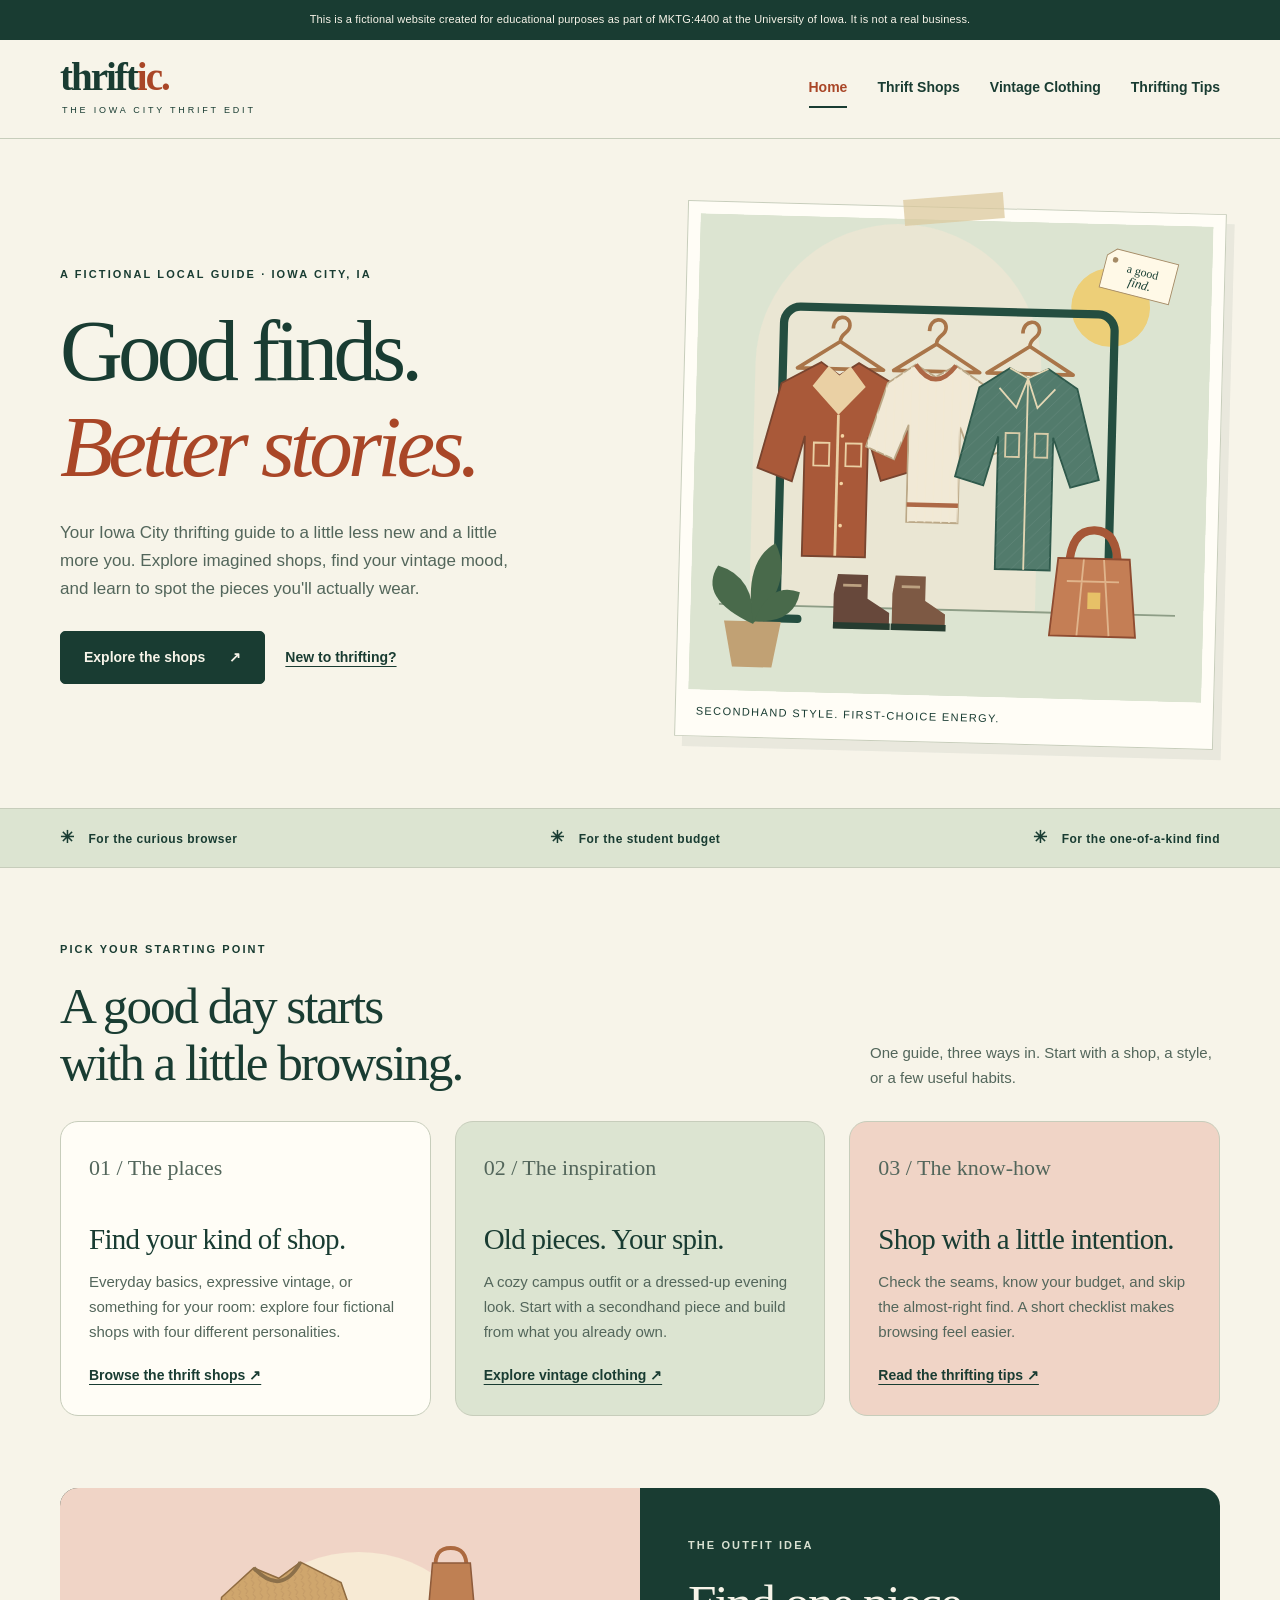
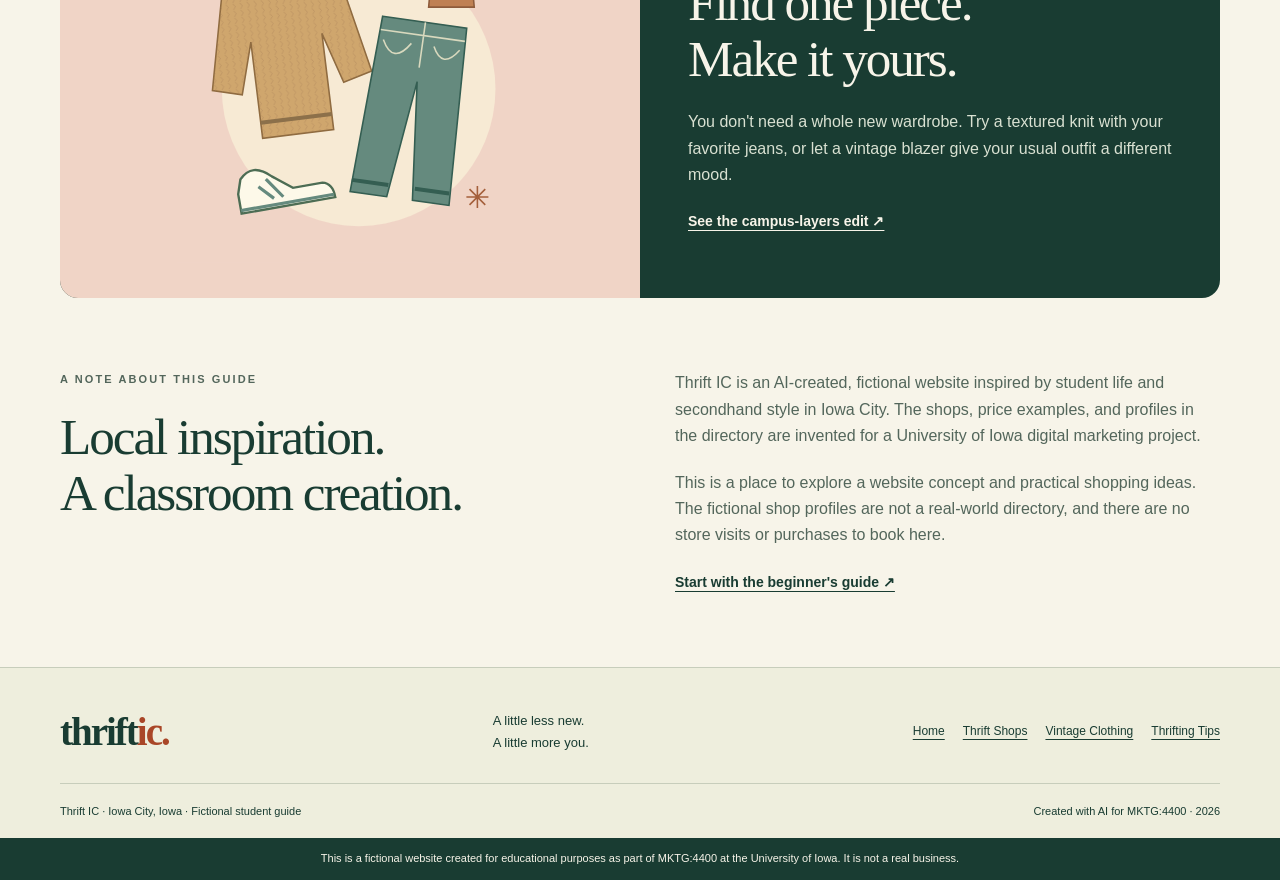
<file: index.html>
<!doctype html>
<html lang="en">
<head>
<meta charset="utf-8">
<meta name="viewport" content="width=device-width, initial-scale=1">
<title>Iowa City Thrifting Guide | Thrift IC</title>
<meta name="description" content="Explore Thrift IC, a fictional Iowa City thrifting guide with sample shop profiles, vintage outfit ideas, and practical secondhand-shopping tips for students.">
<meta name="theme-color" content="#193c32">
<meta property="og:title" content="Iowa City Thrifting Guide | Thrift IC">
<meta property="og:description" content="Explore Thrift IC, a fictional Iowa City thrifting guide with sample shop profiles, vintage outfit ideas, and practical secondhand-shopping tips for students.">
<meta property="og:type" content="website">
<meta property="og:url" content="https://ishathakkar07.github.io/">
<link rel="canonical" href="https://ishathakkar07.github.io/">
<link rel="stylesheet" href="styles.css">
<script src="site.js" defer></script>
</head>
<body>
<a class="skip-link" href="#main">Skip to content</a>
<div class="notice">This is a fictional website created for educational purposes as part of MKTG:4400 at the University of Iowa. It is not a real business.</div>
<header class="site-header"><div class="wrap nav-bar">
<a class="logo" href="index.html" aria-label="Thrift IC home">thrift<span>ic.</span><small>The Iowa City thrift edit</small></a>
<nav class="nav-links" aria-label="Main navigation"><a href="index.html" aria-current="page">Home</a><a href="thrift-shops.html">Thrift Shops</a><a href="vintage-clothing.html">Vintage Clothing</a><a href="thrifting-tips.html">Thrifting Tips</a></nav>
</div></header>
<main id="main">
<div class="wrap"><section class="hero" aria-labelledby="home-heading">
<div class="hero-copy"><p class="eyebrow">A fictional local guide · Iowa City, IA</p><h1 id="home-heading">Good finds.<br><em>Better stories.</em></h1><p>Your Iowa City thrifting guide to a little less new and a little more you. Explore imagined shops, find your vintage mood, and learn to spot the pieces you'll actually wear.</p><div class="actions"><a class="button" href="thrift-shops.html">Explore the shops <span aria-hidden="true">↗</span></a><a class="text-link" href="thrifting-tips.html">New to thrifting?</a></div></div>
<figure class="hero-art"><img src="thrift-rack.svg" width="560" height="520" alt="Illustration of a thrift rack with a rust jacket, cream sweater, green coat, boots, and a brown handbag."><figcaption>Secondhand style. First-choice energy.</figcaption></figure>
</section></div>
<div class="ribbon"><div class="wrap"><span>For the curious browser</span><span>For the student budget</span><span>For the one-of-a-kind find</span></div></div>
<section class="section wrap" aria-labelledby="start-heading"><div class="section-heading"><div><p class="eyebrow">Pick your starting point</p><h2 id="start-heading">A good day starts<br>with a little browsing.</h2></div><p>One guide, three ways in. Start with a shop, a style, or a few useful habits.</p></div>
<div class="triple-grid"><article class="editorial-card"><span class="card-number">01 / The places</span><h3>Find your kind of shop.</h3><p>Everyday basics, expressive vintage, or something for your room: explore four fictional shops with four different personalities.</p><a class="text-link" href="thrift-shops.html">Browse the thrift shops ↗</a></article>
<article class="editorial-card"><span class="card-number">02 / The inspiration</span><h3>Old pieces. Your spin.</h3><p>A cozy campus outfit or a dressed-up evening look. Start with a secondhand piece and build from what you already own.</p><a class="text-link" href="vintage-clothing.html">Explore vintage clothing ↗</a></article>
<article class="editorial-card"><span class="card-number">03 / The know-how</span><h3>Shop with a little intention.</h3><p>Check the seams, know your budget, and skip the almost-right find. A short checklist makes browsing feel easier.</p><a class="text-link" href="thrifting-tips.html">Read the thrifting tips ↗</a></article></div></section>
<section class="wrap" aria-labelledby="outfit-heading"><div class="split-band"><div class="band-art"><img src="everyday-outfit.svg" width="440" height="430" loading="lazy" alt="Illustrated outfit with a tan knit sweater, green trousers, cream sneaker, and brown handbag."></div><div class="band-copy"><p class="eyebrow">The outfit idea</p><h2 id="outfit-heading">Find one piece.<br>Make it yours.</h2><p>You don't need a whole new wardrobe. Try a textured knit with your favorite jeans, or let a vintage blazer give your usual outfit a different mood.</p><a class="text-link" href="vintage-clothing.html#campus-layers">See the campus-layers edit ↗</a></div></div></section>
<section class="section wrap mini-story" aria-labelledby="about-heading"><div><p class="eyebrow">A note about this guide</p><h2 id="about-heading">Local inspiration.<br>A classroom creation.</h2></div><div><p>Thrift IC is an AI-created, fictional website inspired by student life and secondhand style in Iowa City. The shops, price examples, and profiles in the directory are invented for a University of Iowa digital marketing project.</p><p>This is a place to explore a website concept and practical shopping ideas. The fictional shop profiles are not a real-world directory, and there are no store visits or purchases to book here.</p><a class="text-link" href="thrifting-tips.html">Start with the beginner's guide ↗</a></div></section>
</main>
<footer class="site-footer"><div class="wrap">
<div class="footer-top"><a class="logo" href="index.html" aria-label="Thrift IC home">thrift<span>ic.</span></a><p>A little less new.<br>A little more you.</p><nav class="footer-nav" aria-label="Footer navigation"><a href="index.html">Home</a><a href="thrift-shops.html">Thrift Shops</a><a href="vintage-clothing.html">Vintage Clothing</a><a href="thrifting-tips.html">Thrifting Tips</a></nav></div>
<div class="footer-bottom"><span>Thrift IC · Iowa City, Iowa · Fictional student guide</span><span>Created with AI for MKTG:4400 · 2026</span></div>
</div><p class="footer-notice">This is a fictional website created for educational purposes as part of MKTG:4400 at the University of Iowa. It is not a real business.</p></footer>
</body></html>
</file>
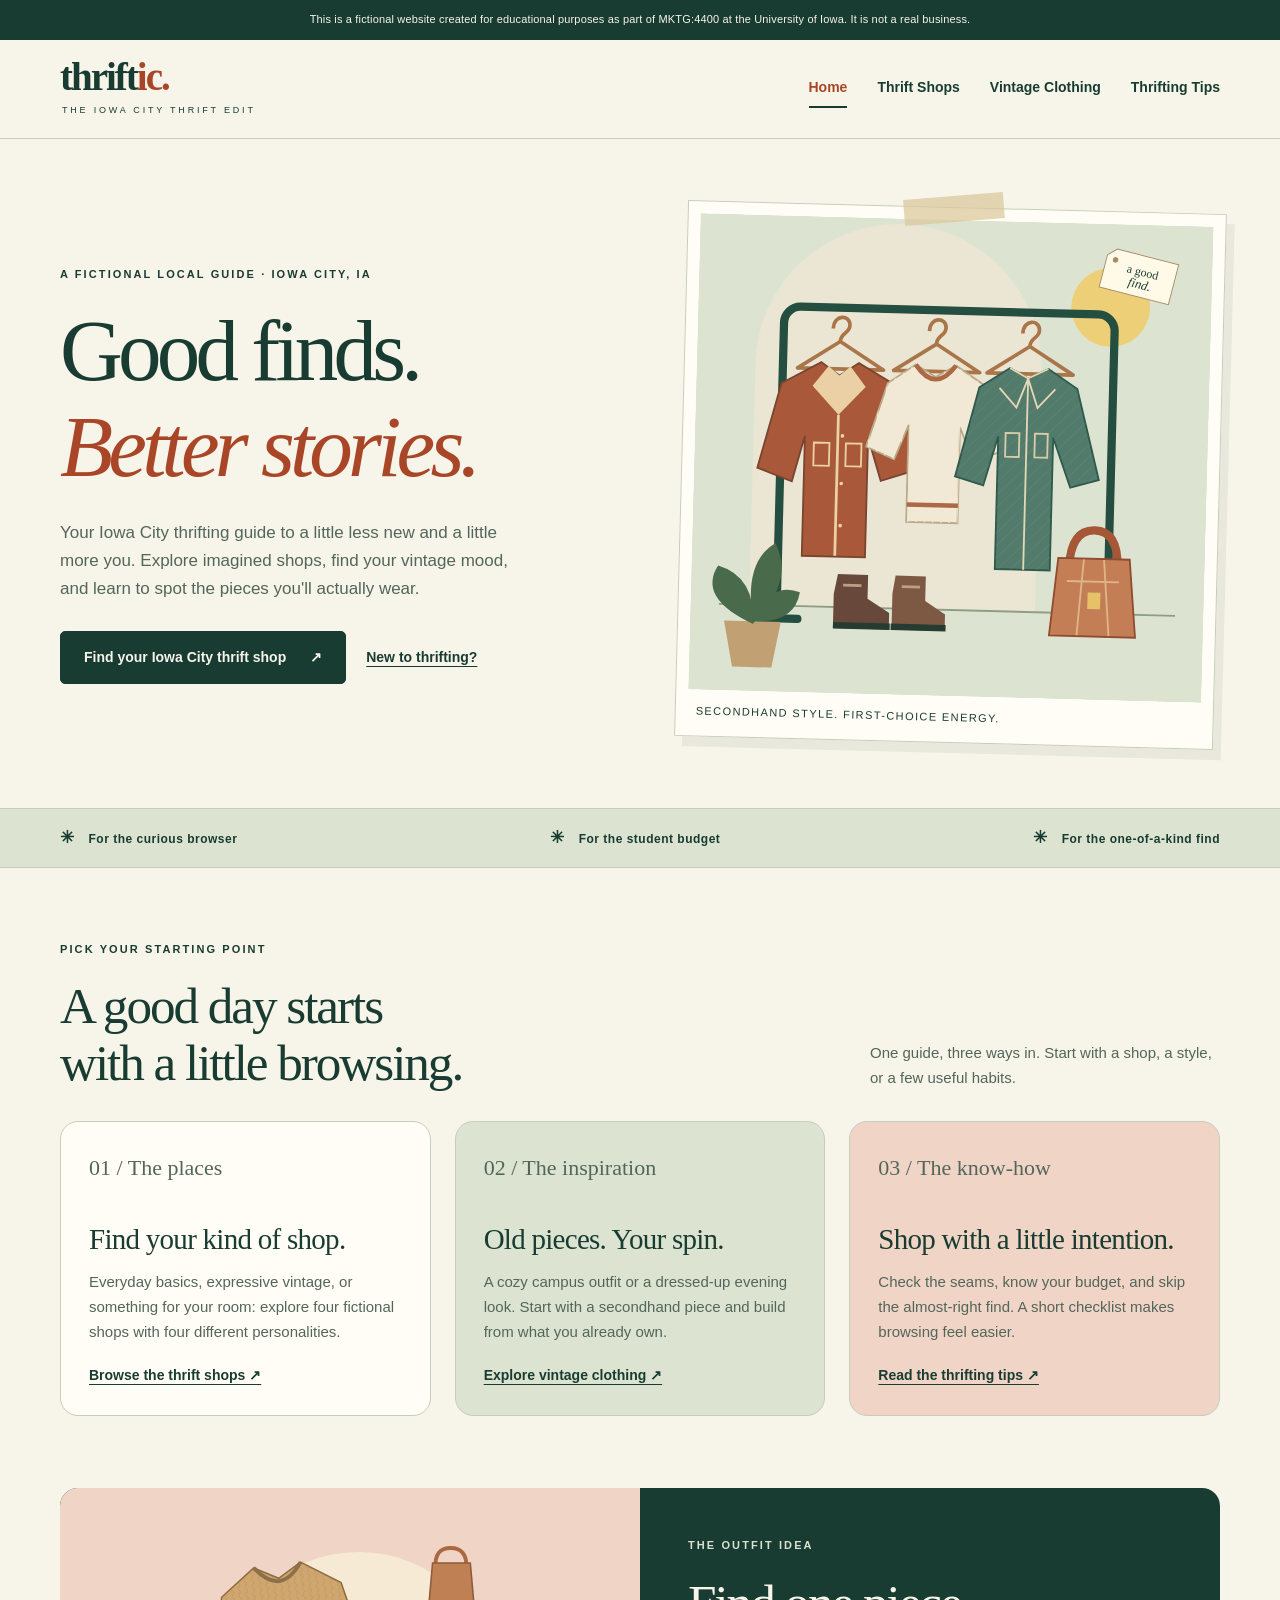
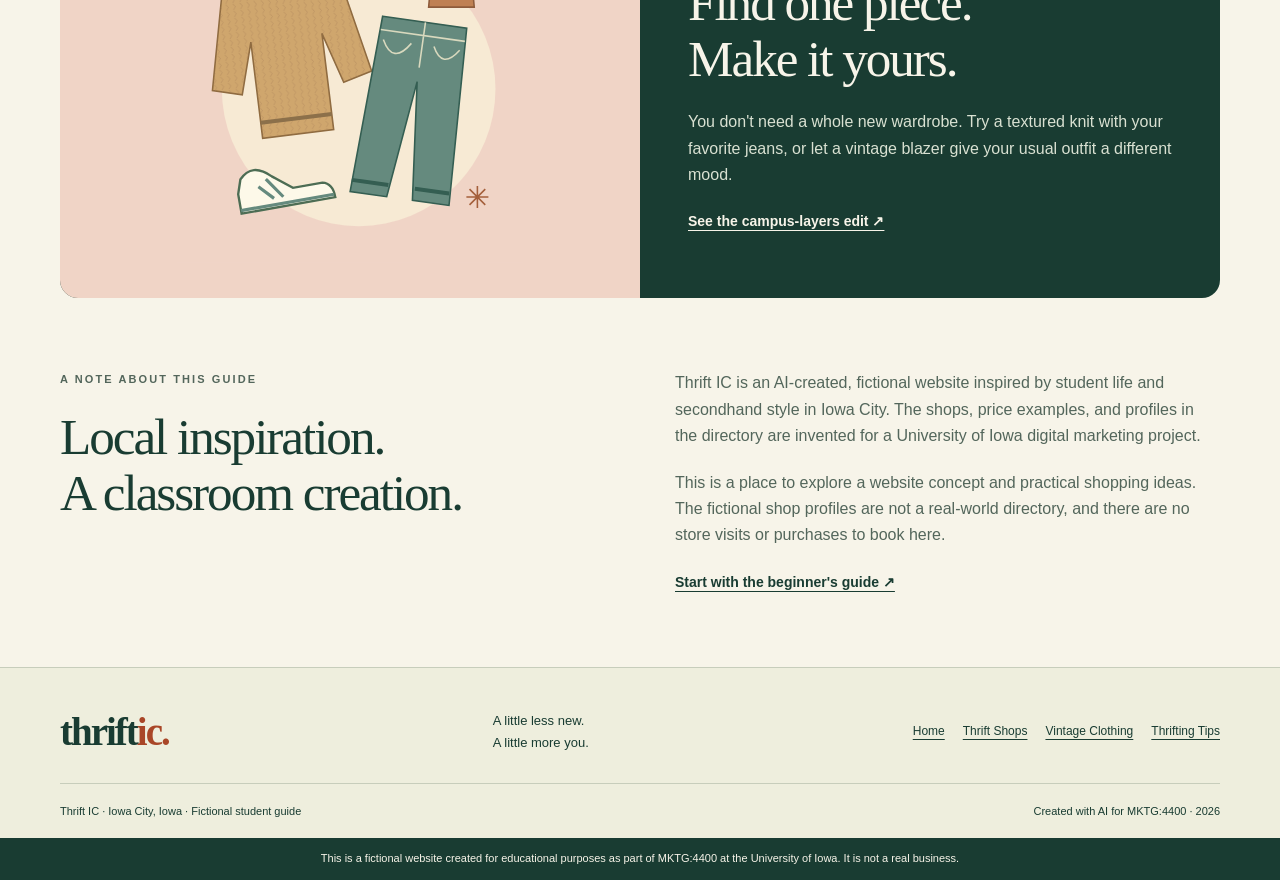
<file: ab-test-b.html>
<!doctype html>
<html lang="en">
<head>
<meta charset="utf-8">
<meta name="viewport" content="width=device-width, initial-scale=1">
<title>Iowa City Thrifting Guide | Thrift IC</title>
<meta name="description" content="Explore Thrift IC, a fictional Iowa City thrifting guide with sample shop profiles, vintage outfit ideas, and practical secondhand-shopping tips for students.">
<meta name="theme-color" content="#193c32">
<meta property="og:title" content="Iowa City Thrifting Guide | Thrift IC">
<meta property="og:description" content="Explore Thrift IC, a fictional Iowa City thrifting guide with sample shop profiles, vintage outfit ideas, and practical secondhand-shopping tips for students.">
<meta property="og:type" content="website">
<meta property="og:url" content="https://ishathakkar07.github.io/">
<meta name="robots" content="noindex">
<link rel="canonical" href="https://ishathakkar07.github.io/">
<link rel="stylesheet" href="styles.css">
<script src="site.js" defer></script>
</head>
<body>
<a class="skip-link" href="#main">Skip to content</a>
<div class="notice">This is a fictional website created for educational purposes as part of MKTG:4400 at the University of Iowa. It is not a real business.</div>
<header class="site-header"><div class="wrap nav-bar">
<a class="logo" href="index.html" aria-label="Thrift IC home">thrift<span>ic.</span><small>The Iowa City thrift edit</small></a>
<nav class="nav-links" aria-label="Main navigation"><a href="index.html" aria-current="page">Home</a><a href="thrift-shops.html">Thrift Shops</a><a href="vintage-clothing.html">Vintage Clothing</a><a href="thrifting-tips.html">Thrifting Tips</a></nav>
</div></header>
<main id="main">
<div class="wrap"><section class="hero" aria-labelledby="home-heading">
<div class="hero-copy"><p class="eyebrow">A fictional local guide · Iowa City, IA</p><h1 id="home-heading">Good finds.<br><em>Better stories.</em></h1><p>Your Iowa City thrifting guide to a little less new and a little more you. Explore imagined shops, find your vintage mood, and learn to spot the pieces you'll actually wear.</p><div class="actions"><a class="button" href="thrift-shops.html">Find your Iowa City thrift shop <span aria-hidden="true">↗</span></a><a class="text-link" href="thrifting-tips.html">New to thrifting?</a></div></div>
<figure class="hero-art"><img src="thrift-rack.svg" width="560" height="520" alt="Illustration of a thrift rack with a rust jacket, cream sweater, green coat, boots, and a brown handbag."><figcaption>Secondhand style. First-choice energy.</figcaption></figure>
</section></div>
<div class="ribbon"><div class="wrap"><span>For the curious browser</span><span>For the student budget</span><span>For the one-of-a-kind find</span></div></div>
<section class="section wrap" aria-labelledby="start-heading"><div class="section-heading"><div><p class="eyebrow">Pick your starting point</p><h2 id="start-heading">A good day starts<br>with a little browsing.</h2></div><p>One guide, three ways in. Start with a shop, a style, or a few useful habits.</p></div>
<div class="triple-grid"><article class="editorial-card"><span class="card-number">01 / The places</span><h3>Find your kind of shop.</h3><p>Everyday basics, expressive vintage, or something for your room: explore four fictional shops with four different personalities.</p><a class="text-link" href="thrift-shops.html">Browse the thrift shops ↗</a></article>
<article class="editorial-card"><span class="card-number">02 / The inspiration</span><h3>Old pieces. Your spin.</h3><p>A cozy campus outfit or a dressed-up evening look. Start with a secondhand piece and build from what you already own.</p><a class="text-link" href="vintage-clothing.html">Explore vintage clothing ↗</a></article>
<article class="editorial-card"><span class="card-number">03 / The know-how</span><h3>Shop with a little intention.</h3><p>Check the seams, know your budget, and skip the almost-right find. A short checklist makes browsing feel easier.</p><a class="text-link" href="thrifting-tips.html">Read the thrifting tips ↗</a></article></div></section>
<section class="wrap" aria-labelledby="outfit-heading"><div class="split-band"><div class="band-art"><img src="everyday-outfit.svg" width="440" height="430" loading="lazy" alt="Illustrated outfit with a tan knit sweater, green trousers, cream sneaker, and brown handbag."></div><div class="band-copy"><p class="eyebrow">The outfit idea</p><h2 id="outfit-heading">Find one piece.<br>Make it yours.</h2><p>You don't need a whole new wardrobe. Try a textured knit with your favorite jeans, or let a vintage blazer give your usual outfit a different mood.</p><a class="text-link" href="vintage-clothing.html#campus-layers">See the campus-layers edit ↗</a></div></div></section>
<section class="section wrap mini-story" aria-labelledby="about-heading"><div><p class="eyebrow">A note about this guide</p><h2 id="about-heading">Local inspiration.<br>A classroom creation.</h2></div><div><p>Thrift IC is an AI-created, fictional website inspired by student life and secondhand style in Iowa City. The shops, price examples, and profiles in the directory are invented for a University of Iowa digital marketing project.</p><p>This is a place to explore a website concept and practical shopping ideas. The fictional shop profiles are not a real-world directory, and there are no store visits or purchases to book here.</p><a class="text-link" href="thrifting-tips.html">Start with the beginner's guide ↗</a></div></section>
</main>
<footer class="site-footer"><div class="wrap">
<div class="footer-top"><a class="logo" href="index.html" aria-label="Thrift IC home">thrift<span>ic.</span></a><p>A little less new.<br>A little more you.</p><nav class="footer-nav" aria-label="Footer navigation"><a href="index.html">Home</a><a href="thrift-shops.html">Thrift Shops</a><a href="vintage-clothing.html">Vintage Clothing</a><a href="thrifting-tips.html">Thrifting Tips</a></nav></div>
<div class="footer-bottom"><span>Thrift IC · Iowa City, Iowa · Fictional student guide</span><span>Created with AI for MKTG:4400 · 2026</span></div>
</div><p class="footer-notice">This is a fictional website created for educational purposes as part of MKTG:4400 at the University of Iowa. It is not a real business.</p></footer>
</body></html>
</file>
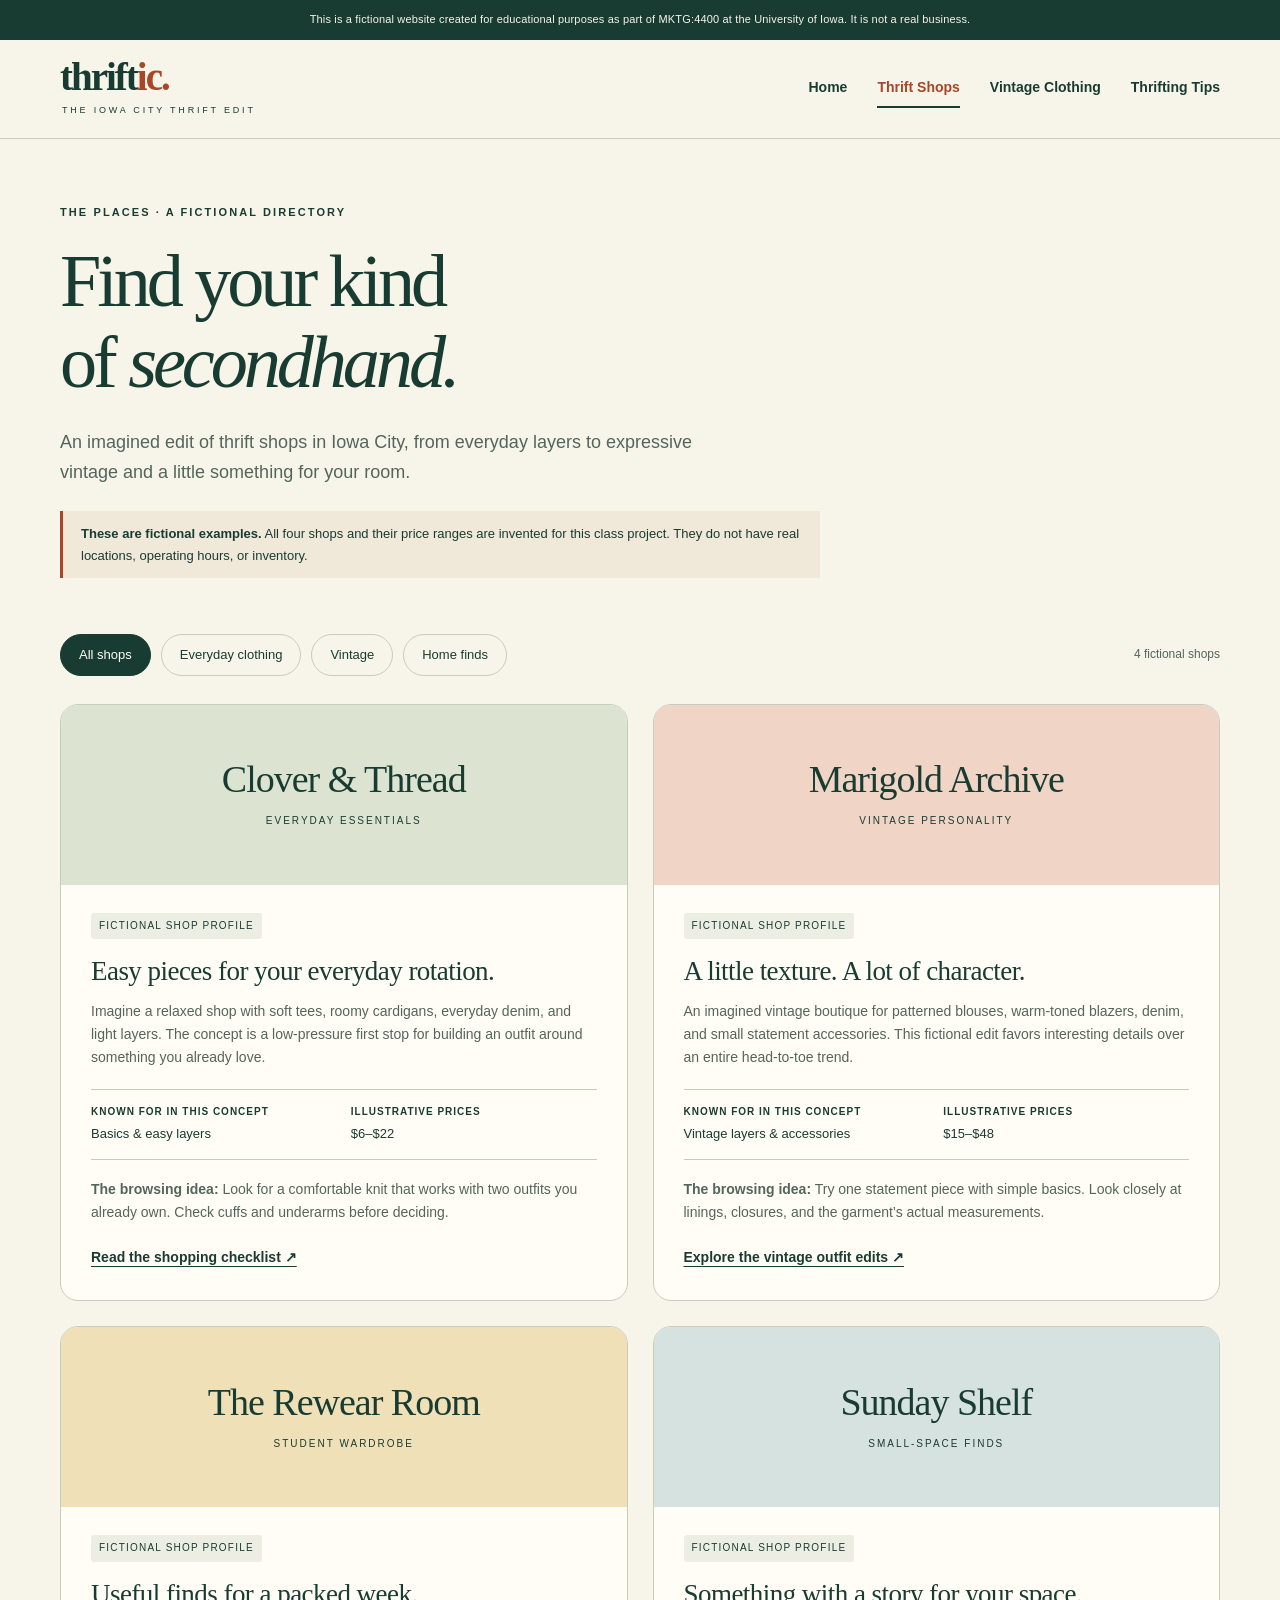
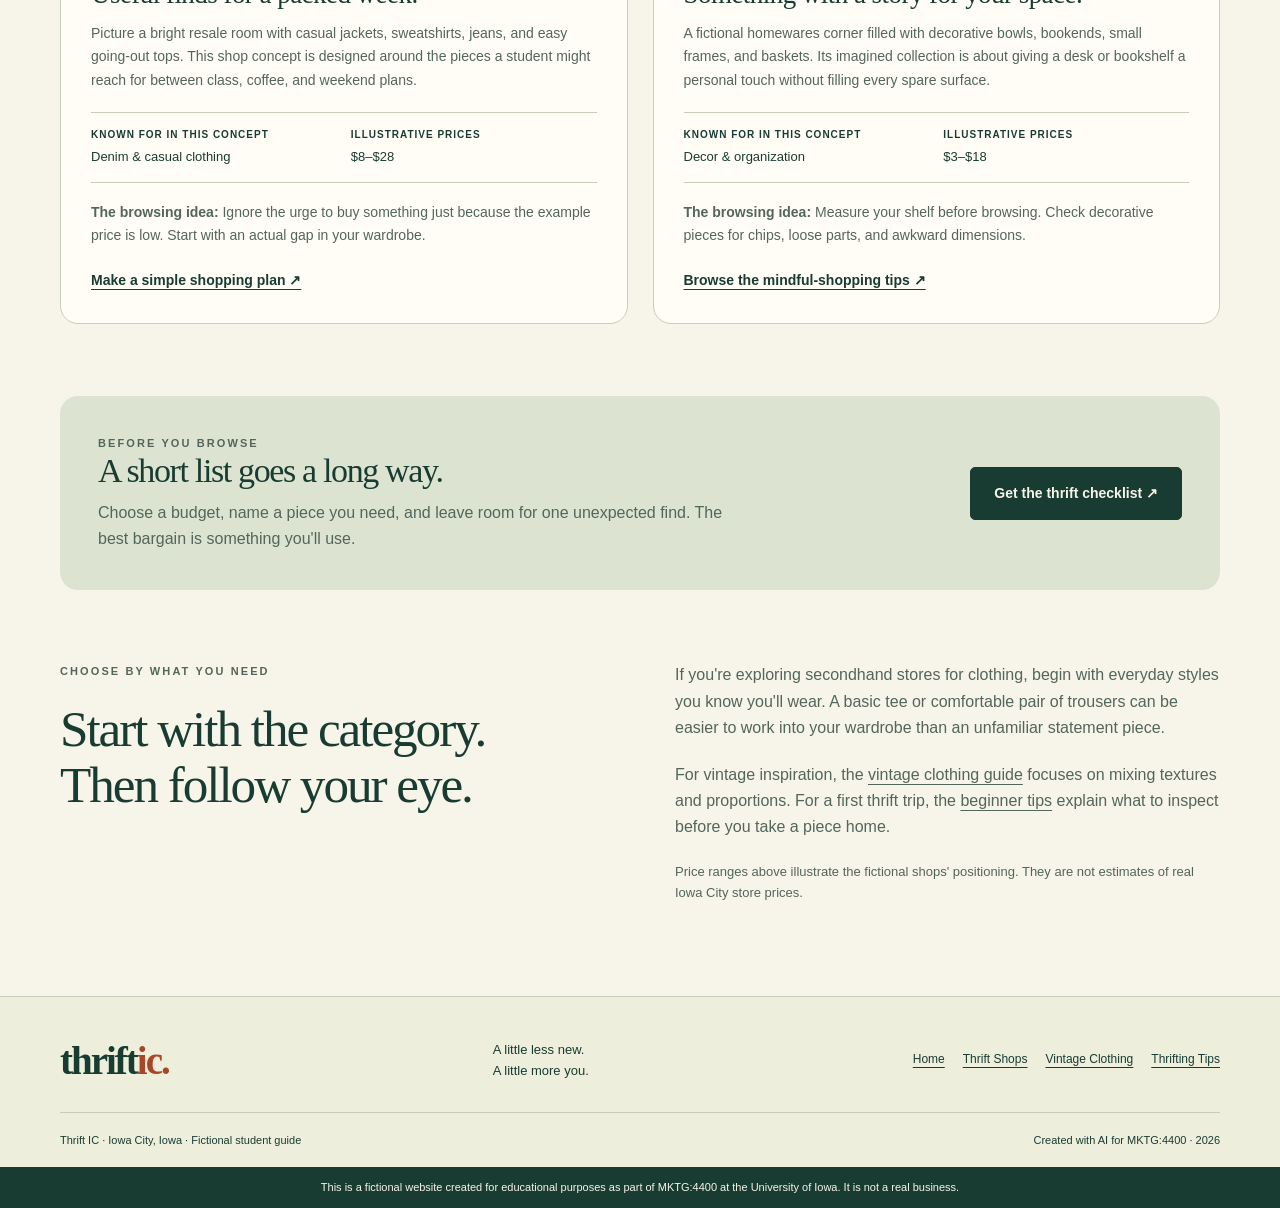
<file: thrift-shops.html>
<!doctype html>
<html lang="en">
<head>
<meta charset="utf-8">
<meta name="viewport" content="width=device-width, initial-scale=1">
<title>Thrift Shops in Iowa City: Fictional Directory | Thrift IC</title>
<meta name="description" content="Browse four fictional Iowa City thrift-shop concepts for everyday clothing, vintage style, and home decor. All shop names and prices are classroom examples.">
<meta name="theme-color" content="#193c32">
<meta property="og:title" content="Thrift Shops in Iowa City: Fictional Directory | Thrift IC">
<meta property="og:description" content="Browse four fictional Iowa City thrift-shop concepts for everyday clothing, vintage style, and home decor. All shop names and prices are classroom examples.">
<meta property="og:type" content="website">
<meta property="og:url" content="https://ishathakkar07.github.io/thrift-shops.html">
<link rel="canonical" href="https://ishathakkar07.github.io/thrift-shops.html">
<link rel="stylesheet" href="styles.css">
<script src="site.js" defer></script>
</head>
<body>
<a class="skip-link" href="#main">Skip to content</a>
<div class="notice">This is a fictional website created for educational purposes as part of MKTG:4400 at the University of Iowa. It is not a real business.</div>
<header class="site-header"><div class="wrap nav-bar">
<a class="logo" href="index.html" aria-label="Thrift IC home">thrift<span>ic.</span><small>The Iowa City thrift edit</small></a>
<nav class="nav-links" aria-label="Main navigation"><a href="index.html">Home</a><a href="thrift-shops.html" aria-current="page">Thrift Shops</a><a href="vintage-clothing.html">Vintage Clothing</a><a href="thrifting-tips.html">Thrifting Tips</a></nav>
</div></header>
<main id="main">
<div class="wrap"><section class="page-intro"><p class="eyebrow">The places · A fictional directory</p><h1>Find your kind<br>of <em>secondhand.</em></h1><p class="lede">An imagined edit of thrift shops in Iowa City, from everyday layers to expressive vintage and a little something for your room.</p><div class="example-note"><strong>These are fictional examples.</strong> All four shops and their price ranges are invented for this class project. They do not have real locations, operating hours, or inventory.</div></section>
<section class="section tight-top" aria-label="Fictional thrift shop directory"><div class="filter-area"><div class="filter-buttons" role="group" aria-label="Filter shops by selection"><button type="button" class="filter-button" data-filter="all" aria-pressed="true">All shops</button><button type="button" class="filter-button" data-filter="everyday" aria-pressed="false">Everyday clothing</button><button type="button" class="filter-button" data-filter="vintage" aria-pressed="false">Vintage</button><button type="button" class="filter-button" data-filter="home" aria-pressed="false">Home finds</button></div><p id="result-count" class="result-count" role="status" aria-live="polite">4 fictional shops</p></div><div class="shop-grid"><article class="shop-card" data-category="everyday"><div class="shop-sign "><b>Clover &amp; Thread</b><span>Everyday essentials</span></div><div class="shop-body"><span class="pill">Fictional shop profile</span><h2>Easy pieces for your everyday rotation.</h2><p>Imagine a relaxed shop with soft tees, roomy cardigans, everyday denim, and light layers. The concept is a low-pressure first stop for building an outfit around something you already love.</p><div class="shop-details"><div><strong>Known for in this concept</strong>Basics & easy layers</div><div><strong>Illustrative prices</strong>$6–$22</div></div><p><strong>The browsing idea:</strong> Look for a comfortable knit that works with two outfits you already own. Check cuffs and underarms before deciding.</p><a class="text-link" href="thrifting-tips.html">Read the shopping checklist ↗</a></div></article><article class="shop-card" data-category="vintage"><div class="shop-sign pink"><b>Marigold Archive</b><span>Vintage personality</span></div><div class="shop-body"><span class="pill">Fictional shop profile</span><h2>A little texture. A lot of character.</h2><p>An imagined vintage boutique for patterned blouses, warm-toned blazers, denim, and small statement accessories. This fictional edit favors interesting details over an entire head-to-toe trend.</p><div class="shop-details"><div><strong>Known for in this concept</strong>Vintage layers & accessories</div><div><strong>Illustrative prices</strong>$15–$48</div></div><p><strong>The browsing idea:</strong> Try one statement piece with simple basics. Look closely at linings, closures, and the garment’s actual measurements.</p><a class="text-link" href="vintage-clothing.html">Explore the vintage outfit edits ↗</a></div></article><article class="shop-card" data-category="everyday"><div class="shop-sign gold"><b>The Rewear Room</b><span>Student wardrobe</span></div><div class="shop-body"><span class="pill">Fictional shop profile</span><h2>Useful finds for a packed week.</h2><p>Picture a bright resale room with casual jackets, sweatshirts, jeans, and easy going-out tops. This shop concept is designed around the pieces a student might reach for between class, coffee, and weekend plans.</p><div class="shop-details"><div><strong>Known for in this concept</strong>Denim & casual clothing</div><div><strong>Illustrative prices</strong>$8–$28</div></div><p><strong>The browsing idea:</strong> Ignore the urge to buy something just because the example price is low. Start with an actual gap in your wardrobe.</p><a class="text-link" href="thrifting-tips.html#budget">Make a simple shopping plan ↗</a></div></article><article class="shop-card" data-category="home"><div class="shop-sign blue"><b>Sunday Shelf</b><span>Small-space finds</span></div><div class="shop-body"><span class="pill">Fictional shop profile</span><h2>Something with a story for your space.</h2><p>A fictional homewares corner filled with decorative bowls, bookends, small frames, and baskets. Its imagined collection is about giving a desk or bookshelf a personal touch without filling every spare surface.</p><div class="shop-details"><div><strong>Known for in this concept</strong>Decor & organization</div><div><strong>Illustrative prices</strong>$3–$18</div></div><p><strong>The browsing idea:</strong> Measure your shelf before browsing. Check decorative pieces for chips, loose parts, and awkward dimensions.</p><a class="text-link" href="thrifting-tips.html">Browse the mindful-shopping tips ↗</a></div></article></div></section>
<section class="section zero-top" aria-labelledby="shopping-plan-heading"><div class="callout"><div><p class="eyebrow">Before you browse</p><h2 id="shopping-plan-heading">A short list goes a long way.</h2><p>Choose a budget, name a piece you need, and leave room for one unexpected find. The best bargain is something you'll use.</p></div><a class="button" href="thrifting-tips.html">Get the thrift checklist ↗</a></div></section>
<section class="section zero-top mini-story" aria-labelledby="shop-guide-heading"><div><p class="eyebrow">Choose by what you need</p><h2 id="shop-guide-heading">Start with the category.<br>Then follow your eye.</h2></div><div><p>If you're exploring secondhand stores for clothing, begin with everyday styles you know you'll wear. A basic tee or comfortable pair of trousers can be easier to work into your wardrobe than an unfamiliar statement piece.</p><p>For vintage inspiration, the <a href="vintage-clothing.html">vintage clothing guide</a> focuses on mixing textures and proportions. For a first thrift trip, the <a href="thrifting-tips.html">beginner tips</a> explain what to inspect before you take a piece home.</p><p class="footnote">Price ranges above illustrate the fictional shops' positioning. They are not estimates of real Iowa City store prices.</p></div></section></div>
</main>
<footer class="site-footer"><div class="wrap">
<div class="footer-top"><a class="logo" href="index.html" aria-label="Thrift IC home">thrift<span>ic.</span></a><p>A little less new.<br>A little more you.</p><nav class="footer-nav" aria-label="Footer navigation"><a href="index.html">Home</a><a href="thrift-shops.html">Thrift Shops</a><a href="vintage-clothing.html">Vintage Clothing</a><a href="thrifting-tips.html">Thrifting Tips</a></nav></div>
<div class="footer-bottom"><span>Thrift IC · Iowa City, Iowa · Fictional student guide</span><span>Created with AI for MKTG:4400 · 2026</span></div>
</div><p class="footer-notice">This is a fictional website created for educational purposes as part of MKTG:4400 at the University of Iowa. It is not a real business.</p></footer>
</body></html>
</file>
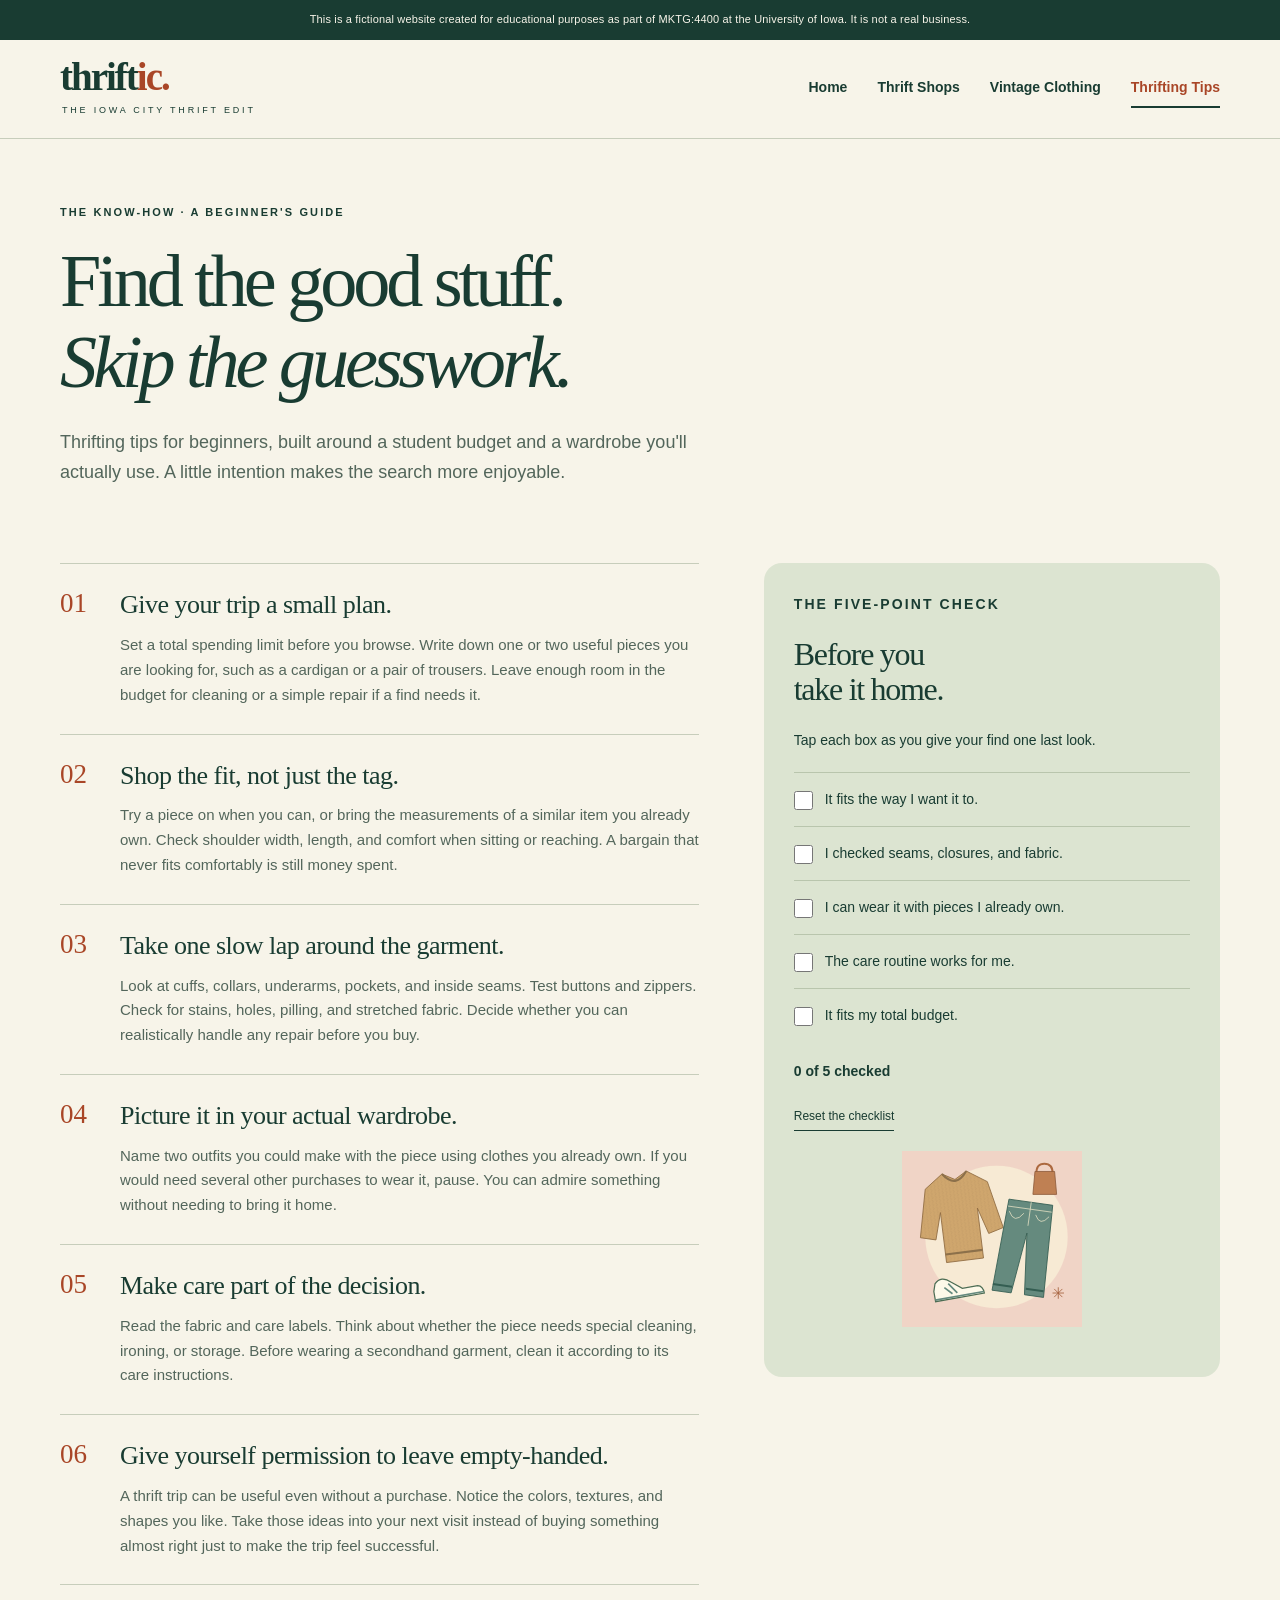
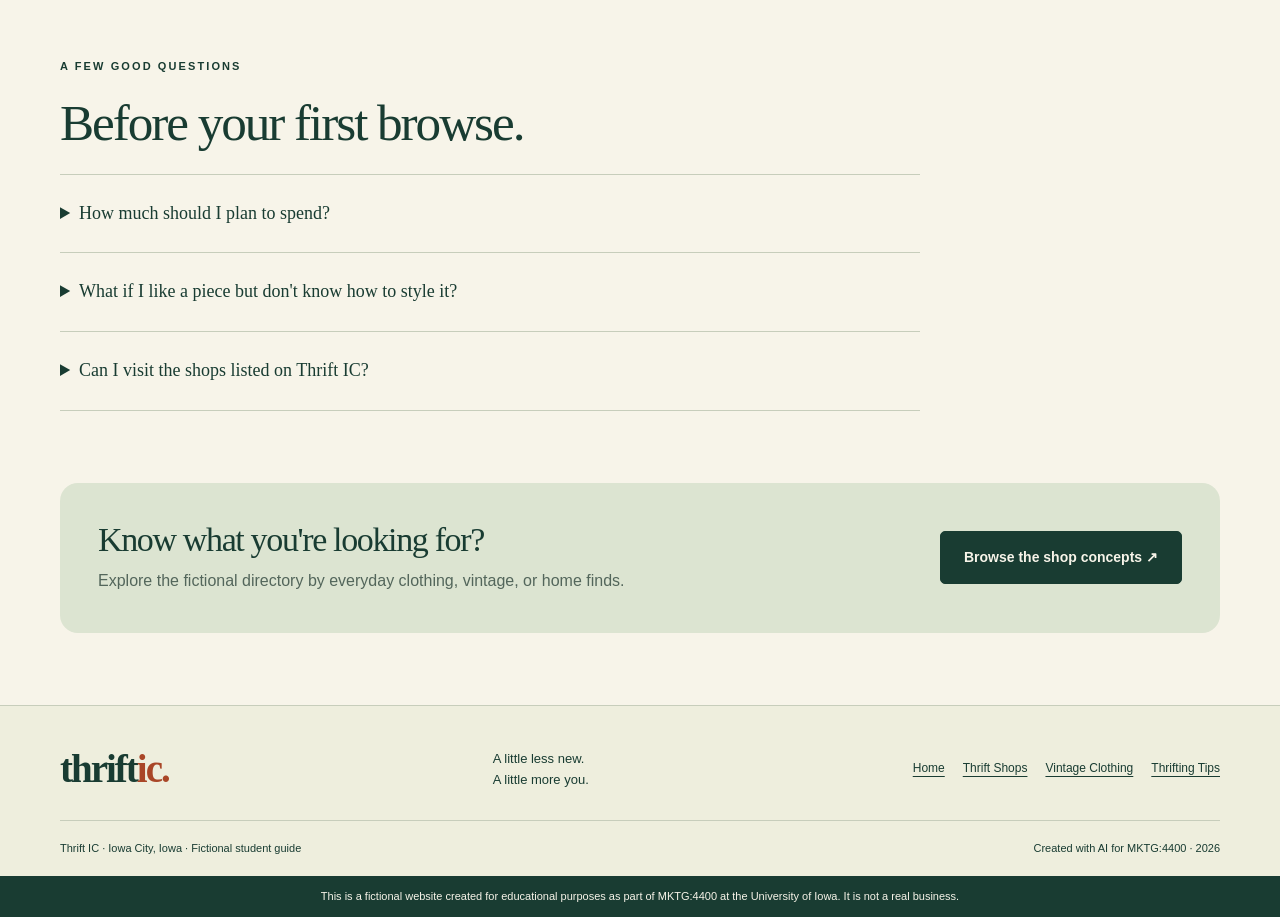
<file: thrifting-tips.html>
<!doctype html>
<html lang="en">
<head>
<meta charset="utf-8">
<meta name="viewport" content="width=device-width, initial-scale=1">
<title>Thrifting Tips for Beginners | Thrift IC</title>
<meta name="description" content="Learn practical thrifting tips for beginners: set a budget, check fit and condition, and use a five-point shopping checklist from fictional student guide Thrift IC.">
<meta name="theme-color" content="#193c32">
<meta property="og:title" content="Thrifting Tips for Beginners | Thrift IC">
<meta property="og:description" content="Learn practical thrifting tips for beginners: set a budget, check fit and condition, and use a five-point shopping checklist from fictional student guide Thrift IC.">
<meta property="og:type" content="website">
<meta property="og:url" content="https://ishathakkar07.github.io/thrifting-tips.html">
<link rel="canonical" href="https://ishathakkar07.github.io/thrifting-tips.html">
<link rel="stylesheet" href="styles.css">
<script src="site.js" defer></script>
</head>
<body>
<a class="skip-link" href="#main">Skip to content</a>
<div class="notice">This is a fictional website created for educational purposes as part of MKTG:4400 at the University of Iowa. It is not a real business.</div>
<header class="site-header"><div class="wrap nav-bar">
<a class="logo" href="index.html" aria-label="Thrift IC home">thrift<span>ic.</span><small>The Iowa City thrift edit</small></a>
<nav class="nav-links" aria-label="Main navigation"><a href="index.html">Home</a><a href="thrift-shops.html">Thrift Shops</a><a href="vintage-clothing.html">Vintage Clothing</a><a href="thrifting-tips.html" aria-current="page">Thrifting Tips</a></nav>
</div></header>
<main id="main">
<div class="wrap"><section class="page-intro"><p class="eyebrow">The know-how · A beginner's guide</p><h1>Find the good stuff.<br><em>Skip the guesswork.</em></h1><p class="lede">Thrifting tips for beginners, built around a student budget and a wardrobe you'll actually use. A little intention makes the search more enjoyable.</p></section>
<section class="section tight-top tip-layout" aria-label="Thrifting advice and checklist"><div><article class="tip" id="budget"><span aria-hidden="true">01</span><div><h2>Give your trip a small plan.</h2><p>Set a total spending limit before you browse. Write down one or two useful pieces you are looking for, such as a cardigan or a pair of trousers. Leave enough room in the budget for cleaning or a simple repair if a find needs it.</p></div></article><article class="tip" id="fit"><span aria-hidden="true">02</span><div><h2>Shop the fit, not just the tag.</h2><p>Try a piece on when you can, or bring the measurements of a similar item you already own. Check shoulder width, length, and comfort when sitting or reaching. A bargain that never fits comfortably is still money spent.</p></div></article><article class="tip" id="inspect"><span aria-hidden="true">03</span><div><h2>Take one slow lap around the garment.</h2><p>Look at cuffs, collars, underarms, pockets, and inside seams. Test buttons and zippers. Check for stains, holes, pilling, and stretched fabric. Decide whether you can realistically handle any repair before you buy.</p></div></article><article class="tip" id="wardrobe"><span aria-hidden="true">04</span><div><h2>Picture it in your actual wardrobe.</h2><p>Name two outfits you could make with the piece using clothes you already own. If you would need several other purchases to wear it, pause. You can admire something without needing to bring it home.</p></div></article><article class="tip" id="care"><span aria-hidden="true">05</span><div><h2>Make care part of the decision.</h2><p>Read the fabric and care labels. Think about whether the piece needs special cleaning, ironing, or storage. Before wearing a secondhand garment, clean it according to its care instructions.</p></div></article><article class="tip" id="leave"><span aria-hidden="true">06</span><div><h2>Give yourself permission to leave empty-handed.</h2><p>A thrift trip can be useful even without a purchase. Notice the colors, textures, and shapes you like. Take those ideas into your next visit instead of buying something almost right just to make the trip feel successful.</p></div></article></div><aside class="checklist" id="checklist"><p class="eyebrow">The five-point check</p><h2>Before you<br>take it home.</h2><p>Tap each box as you give your find one last look.</p><div id="thrift-checklist"><label class="check-item"><input type="checkbox" name="check-1"><span>It fits the way I want it to.</span></label><label class="check-item"><input type="checkbox" name="check-2"><span>I checked seams, closures, and fabric.</span></label><label class="check-item"><input type="checkbox" name="check-3"><span>I can wear it with pieces I already own.</span></label><label class="check-item"><input type="checkbox" name="check-4"><span>The care routine works for me.</span></label><label class="check-item"><input type="checkbox" name="check-5"><span>It fits my total budget.</span></label></div><p id="check-progress" class="check-progress" role="status" aria-live="polite">0 of 5 checked</p><button id="reset-checklist" type="button" class="reset-button">Reset the checklist</button><img class="small-art" src="everyday-outfit.svg" width="440" height="430" loading="lazy" alt="Illustrated secondhand outfit featuring a knit sweater, trousers, a sneaker, and a handbag."></aside></section>
<section class="section zero-top faq" aria-labelledby="questions-heading"><p class="eyebrow">A few good questions</p><h2 id="questions-heading">Before your first browse.</h2><details><summary>How much should I plan to spend?</summary><p>Choose an amount that works for your own budget and decide it before you enter a shop. There is no required minimum. A small list and a firm limit can help you compare a find with what you actually need.</p></details><details><summary>What if I like a piece but don't know how to style it?</summary><p>Start with something familiar: your usual jeans, a plain top, or shoes you wear often. Try the <a href="vintage-clothing.html">vintage outfit ideas</a> for examples of building a look around a single interesting piece.</p></details><details><summary>Can I visit the shops listed on Thrift IC?</summary><p>No. The directory contains fictional shops, descriptions, and prices created with AI for a digital marketing assignment. You can explore the profiles as examples of a website concept, but they are not real stores or shopping destinations.</p></details></section>
<section class="section zero-top"><div class="callout"><div><h2>Know what you're looking for?</h2><p>Explore the fictional directory by everyday clothing, vintage, or home finds.</p></div><a class="button" href="thrift-shops.html">Browse the shop concepts ↗</a></div></section></div>
</main>
<footer class="site-footer"><div class="wrap">
<div class="footer-top"><a class="logo" href="index.html" aria-label="Thrift IC home">thrift<span>ic.</span></a><p>A little less new.<br>A little more you.</p><nav class="footer-nav" aria-label="Footer navigation"><a href="index.html">Home</a><a href="thrift-shops.html">Thrift Shops</a><a href="vintage-clothing.html">Vintage Clothing</a><a href="thrifting-tips.html">Thrifting Tips</a></nav></div>
<div class="footer-bottom"><span>Thrift IC · Iowa City, Iowa · Fictional student guide</span><span>Created with AI for MKTG:4400 · 2026</span></div>
</div><p class="footer-notice">This is a fictional website created for educational purposes as part of MKTG:4400 at the University of Iowa. It is not a real business.</p></footer>
</body></html>
</file>
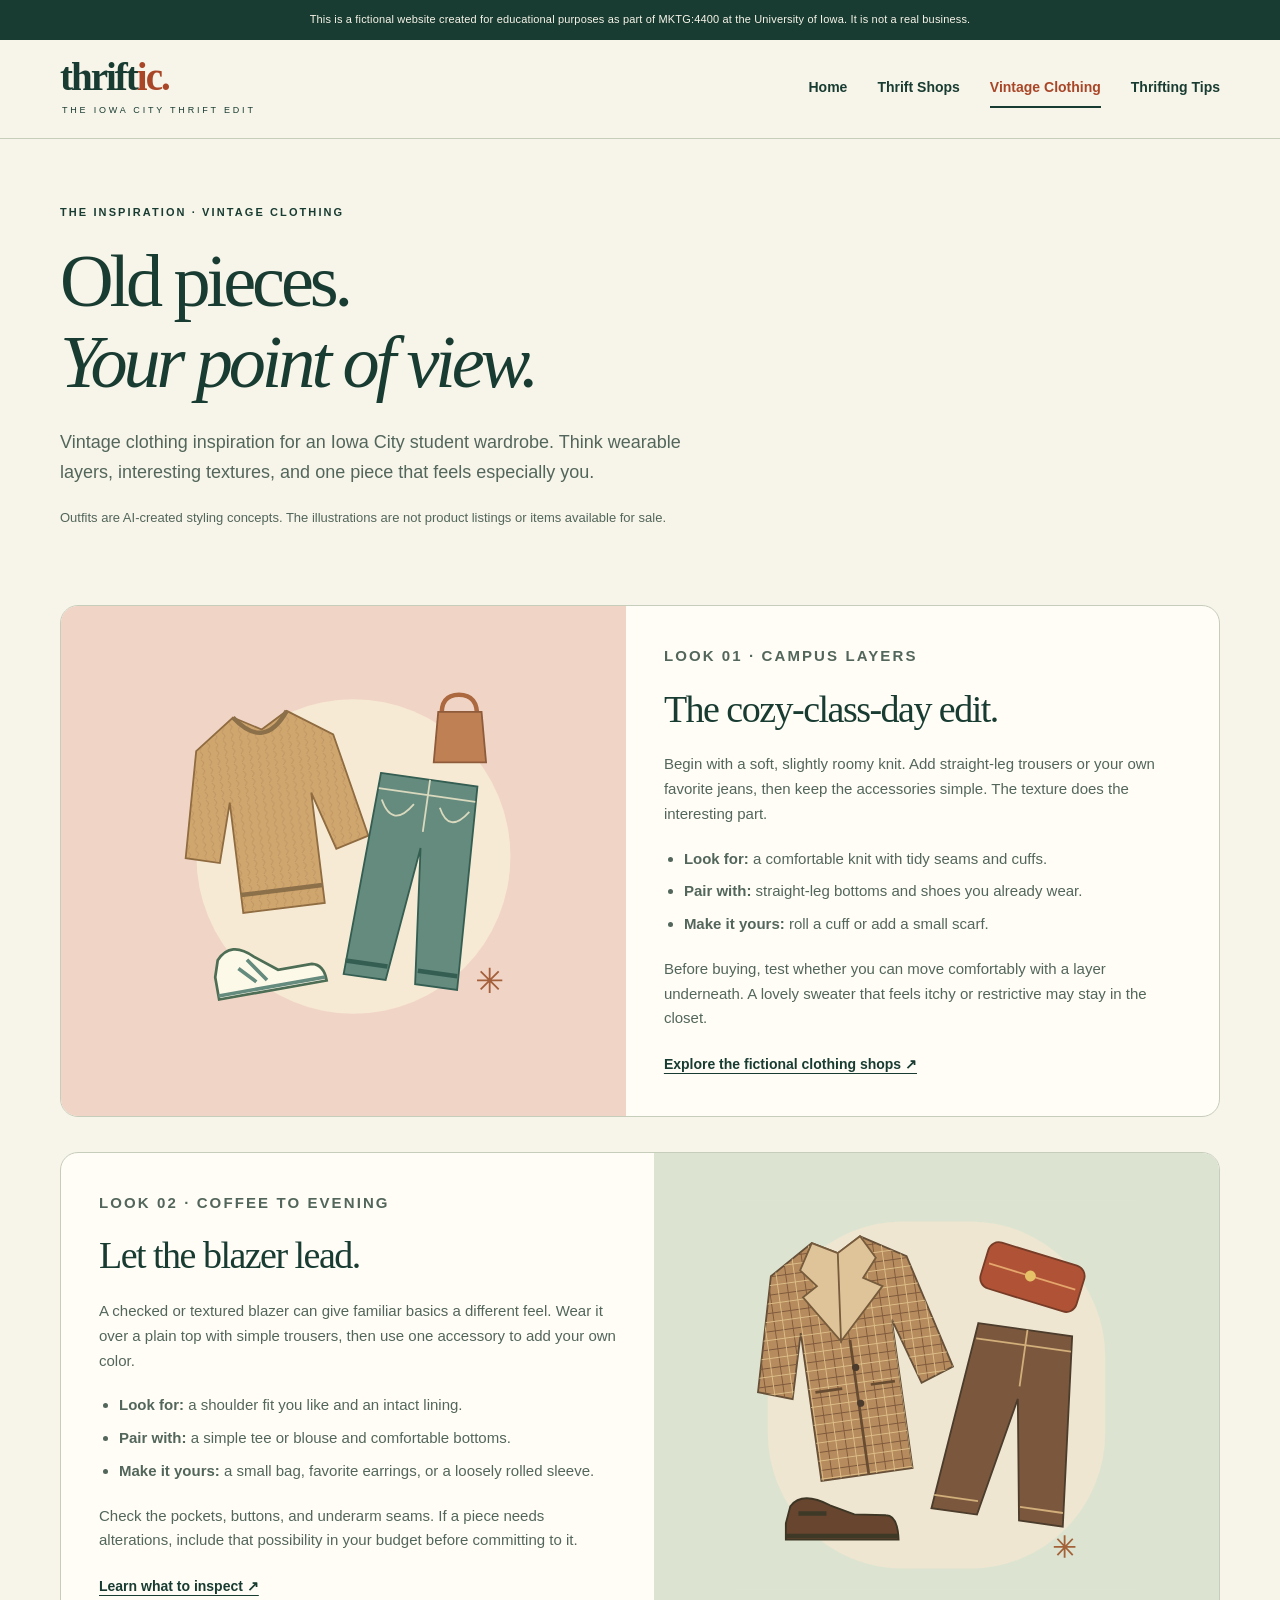
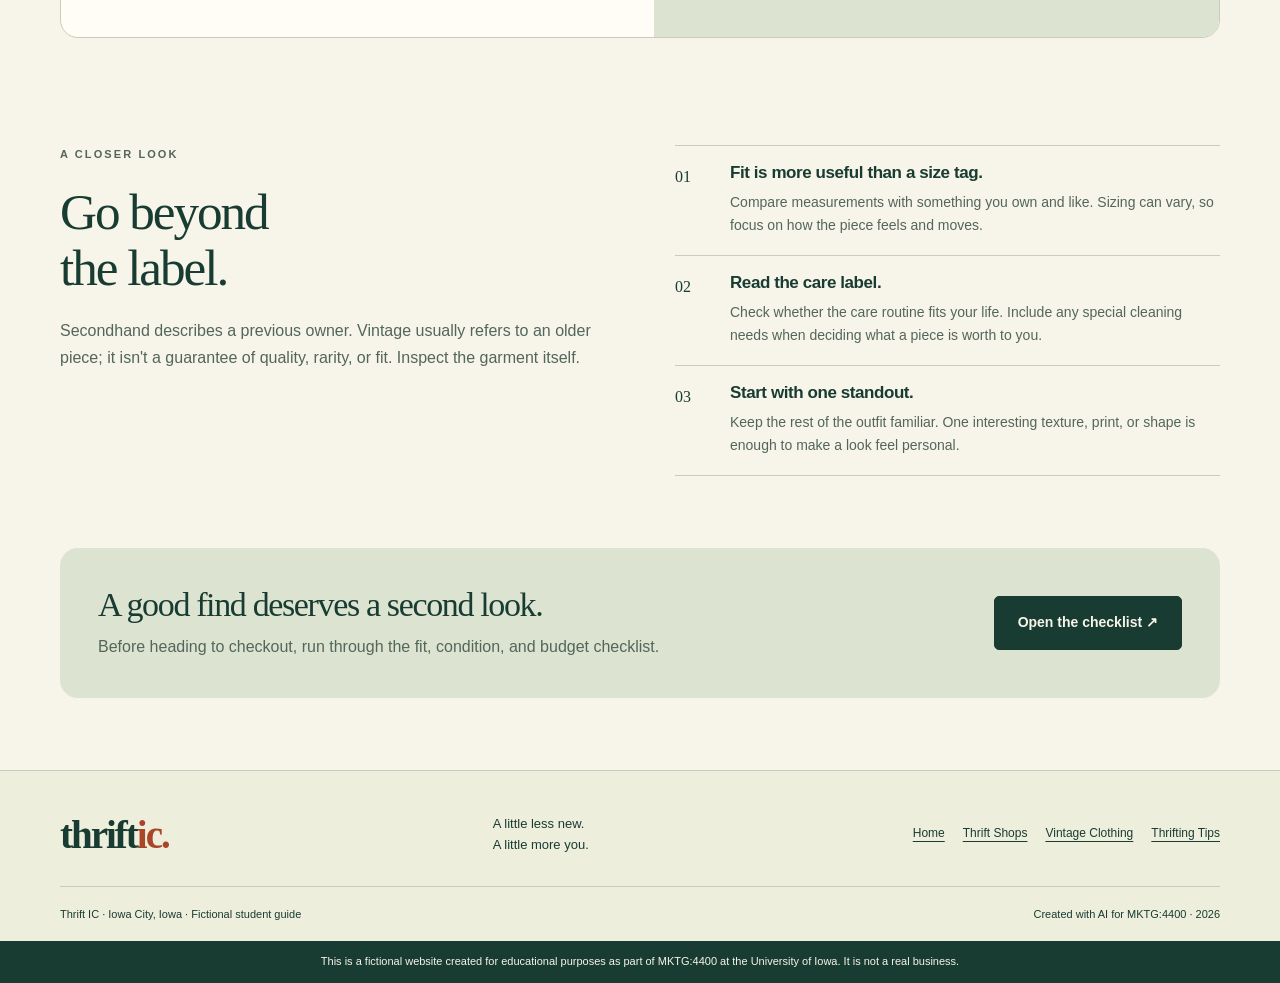
<file: vintage-clothing.html>
<!doctype html>
<html lang="en">
<head>
<meta charset="utf-8">
<meta name="viewport" content="width=device-width, initial-scale=1">
<title>Vintage Clothing &amp; Outfit Ideas in Iowa City | Thrift IC</title>
<meta name="description" content="Get vintage outfit inspiration from Thrift IC, a fictional Iowa City guide. Explore campus layers, evening looks, and practical ways to mix secondhand pieces.">
<meta name="theme-color" content="#193c32">
<meta property="og:title" content="Vintage Clothing &amp; Outfit Ideas in Iowa City | Thrift IC">
<meta property="og:description" content="Get vintage outfit inspiration from Thrift IC, a fictional Iowa City guide. Explore campus layers, evening looks, and practical ways to mix secondhand pieces.">
<meta property="og:type" content="website">
<meta property="og:url" content="https://ishathakkar07.github.io/vintage-clothing.html">
<link rel="canonical" href="https://ishathakkar07.github.io/vintage-clothing.html">
<link rel="stylesheet" href="styles.css">
<script src="site.js" defer></script>
</head>
<body>
<a class="skip-link" href="#main">Skip to content</a>
<div class="notice">This is a fictional website created for educational purposes as part of MKTG:4400 at the University of Iowa. It is not a real business.</div>
<header class="site-header"><div class="wrap nav-bar">
<a class="logo" href="index.html" aria-label="Thrift IC home">thrift<span>ic.</span><small>The Iowa City thrift edit</small></a>
<nav class="nav-links" aria-label="Main navigation"><a href="index.html">Home</a><a href="thrift-shops.html">Thrift Shops</a><a href="vintage-clothing.html" aria-current="page">Vintage Clothing</a><a href="thrifting-tips.html">Thrifting Tips</a></nav>
</div></header>
<main id="main">
<div class="wrap"><section class="page-intro"><p class="eyebrow">The inspiration · Vintage clothing</p><h1>Old pieces.<br><em>Your point of view.</em></h1><p class="lede">Vintage clothing inspiration for an Iowa City student wardrobe. Think wearable layers, interesting textures, and one piece that feels especially you.</p><p class="footnote">Outfits are AI-created styling concepts. The illustrations are not product listings or items available for sale.</p></section>
<section class="section tight-top" aria-label="Vintage outfit ideas"><article class="outfit-feature" id="campus-layers"><div class="outfit-picture"><img src="everyday-outfit.svg" width="440" height="430" alt="Flat-lay illustration of a tan sweater, green trousers, cream sneaker, and brown handbag."></div><div class="outfit-copy"><p class="eyebrow">Look 01 · Campus layers</p><h2>The cozy-class-day edit.</h2><p>Begin with a soft, slightly roomy knit. Add straight-leg trousers or your own favorite jeans, then keep the accessories simple. The texture does the interesting part.</p><ul><li><strong>Look for:</strong> a comfortable knit with tidy seams and cuffs.</li><li><strong>Pair with:</strong> straight-leg bottoms and shoes you already wear.</li><li><strong>Make it yours:</strong> roll a cuff or add a small scarf.</li></ul><p>Before buying, test whether you can move comfortably with a layer underneath. A lovely sweater that feels itchy or restrictive may stay in the closet.</p><a class="text-link" href="thrift-shops.html">Explore the fictional clothing shops ↗</a></div></article>
<article class="outfit-feature reverse" id="evening-edit"><div class="outfit-picture green"><img src="vintage-outfit.svg" width="440" height="430" loading="lazy" alt="Flat-lay illustration of a checked tan blazer, brown trousers, brown loafer, and rust-colored purse."></div><div class="outfit-copy"><p class="eyebrow">Look 02 · Coffee to evening</p><h2>Let the blazer lead.</h2><p>A checked or textured blazer can give familiar basics a different feel. Wear it over a plain top with simple trousers, then use one accessory to add your own color.</p><ul><li><strong>Look for:</strong> a shoulder fit you like and an intact lining.</li><li><strong>Pair with:</strong> a simple tee or blouse and comfortable bottoms.</li><li><strong>Make it yours:</strong> a small bag, favorite earrings, or a loosely rolled sleeve.</li></ul><p>Check the pockets, buttons, and underarm seams. If a piece needs alterations, include that possibility in your budget before committing to it.</p><a class="text-link" href="thrifting-tips.html#inspect">Learn what to inspect ↗</a></div></article></section>
<section class="section zero-top mini-story" aria-labelledby="vintage-details-heading"><div><p class="eyebrow">A closer look</p><h2 id="vintage-details-heading">Go beyond<br>the label.</h2><p>Secondhand describes a previous owner. Vintage usually refers to an older piece; it isn't a guarantee of quality, rarity, or fit. Inspect the garment itself.</p></div><div><div class="detail-row"><span class="serif">01</span><div><h3>Fit is more useful than a size tag.</h3><p>Compare measurements with something you own and like. Sizing can vary, so focus on how the piece feels and moves.</p></div></div><div class="detail-row"><span class="serif">02</span><div><h3>Read the care label.</h3><p>Check whether the care routine fits your life. Include any special cleaning needs when deciding what a piece is worth to you.</p></div></div><div class="detail-row"><span class="serif">03</span><div><h3>Start with one standout.</h3><p>Keep the rest of the outfit familiar. One interesting texture, print, or shape is enough to make a look feel personal.</p></div></div></div></section>
<section class="section zero-top"><div class="callout"><div><h2>A good find deserves a second look.</h2><p>Before heading to checkout, run through the fit, condition, and budget checklist.</p></div><a class="button" href="thrifting-tips.html#checklist">Open the checklist ↗</a></div></section></div>
</main>
<footer class="site-footer"><div class="wrap">
<div class="footer-top"><a class="logo" href="index.html" aria-label="Thrift IC home">thrift<span>ic.</span></a><p>A little less new.<br>A little more you.</p><nav class="footer-nav" aria-label="Footer navigation"><a href="index.html">Home</a><a href="thrift-shops.html">Thrift Shops</a><a href="vintage-clothing.html">Vintage Clothing</a><a href="thrifting-tips.html">Thrifting Tips</a></nav></div>
<div class="footer-bottom"><span>Thrift IC · Iowa City, Iowa · Fictional student guide</span><span>Created with AI for MKTG:4400 · 2026</span></div>
</div><p class="footer-notice">This is a fictional website created for educational purposes as part of MKTG:4400 at the University of Iowa. It is not a real business.</p></footer>
</body></html>
</file>
<file: styles.css>
:root{--paper:#f7f4e9;--white:#fffdf6;--ink:#193c32;--muted:#53665b;--line:#c7cdbb;--sage:#dce4d1;--pink:#f0d4c6;--rust:#a94627;--gold:#e7c167;--radius:18px}
*{box-sizing:border-box}html{scroll-behavior:smooth}body{margin:0;background:var(--paper);color:var(--ink);font:16px/1.65 -apple-system,BlinkMacSystemFont,"Segoe UI",sans-serif}img{display:block;max-width:100%;height:auto}a{color:inherit;text-underline-offset:4px}button,input{font:inherit}button,a,input,summary{-webkit-tap-highlight-color:transparent}button{cursor:pointer}a:focus-visible,button:focus-visible,summary:focus-visible,input:focus-visible{outline:3px solid var(--rust);outline-offset:5px}h1,h2,h3,p{margin-top:0}h1,h2,h3{line-height:1.1}h1,h2,.serif{font-family:Georgia,"Times New Roman",serif;font-weight:400}h1{font-size:clamp(3rem,6.8vw,6.4rem);letter-spacing:-.055em;margin-bottom:24px}h2{font-size:clamp(2.2rem,4vw,3.7rem);letter-spacing:-.04em;margin-bottom:22px}h3{font-size:1.35rem;letter-spacing:-.025em}p{margin-bottom:20px}em{font-weight:400}small{font-size:.82rem}.wrap{width:min(1160px,calc(100% - 80px));margin-inline:auto}.notice{background:var(--ink);color:var(--paper);text-align:center;font-size:11px;line-height:1.6;padding:11px 24px;letter-spacing:.015em}.skip-link{position:absolute;top:-120px;left:20px;background:var(--white);padding:12px;z-index:99}.skip-link:focus{top:12px}.site-header{border-bottom:1px solid var(--line)}.nav-bar{min-height:98px;display:flex;align-items:center;justify-content:space-between;gap:30px}.logo{font:bold 39px/.95 Georgia,serif;letter-spacing:-2px;text-decoration:none;white-space:nowrap}.logo span{color:var(--rust)}.logo small{display:block;font:9px/1.7 -apple-system,BlinkMacSystemFont,"Segoe UI",sans-serif;letter-spacing:2.8px;text-transform:uppercase;margin:8px 0 0 2px}.nav-links{display:flex;align-items:center;gap:30px;flex-wrap:wrap}.nav-links a{font-size:14px;font-weight:600;text-decoration:none;border-bottom:2px solid transparent;padding:7px 0}.nav-links a:hover,.nav-links a[aria-current=page]{border-color:var(--ink)}.nav-links a[aria-current=page]{color:var(--rust)}.eyebrow{font-size:11px;font-weight:700;letter-spacing:2.1px;text-transform:uppercase;margin-bottom:20px}.hero{display:grid;grid-template-columns:1.05fr 1fr;align-items:center;gap:55px;padding-block:68px 66px}.hero-copy>p:not(.eyebrow){font-size:17px;max-width:460px;color:var(--muted)}.hero h1 em{color:var(--rust)}.actions{display:flex;gap:20px;align-items:center;flex-wrap:wrap;margin-top:28px}.button{display:inline-flex;align-items:center;justify-content:center;gap:24px;padding:14px 23px;background:var(--ink);color:var(--paper);text-decoration:none;border:1px solid var(--ink);border-radius:5px;font-size:14px;font-weight:650;transition:background .15s,transform .15s}.button:hover{background:#2b5445;transform:translateY(-2px)}.text-link{font-size:14px;font-weight:650;text-decoration:underline}.hero-art{position:relative;margin:0;transform:rotate(1.5deg);padding:12px;background:var(--white);border:1px solid var(--line);box-shadow:8px 10px 0 #193c3210}.hero-art:before{content:"";display:block;position:absolute;width:100px;height:26px;background:#dcc99dbb;top:-12px;left:40%;transform:rotate(-6deg);z-index:1}.hero-art figcaption{padding:12px 8px 3px;font-size:11px;text-transform:uppercase;letter-spacing:1.4px}.hero-art img{width:100%;background:var(--sage)}.ribbon{border-block:1px solid var(--line);background:var(--sage)}.ribbon .wrap{display:flex;justify-content:space-between;gap:20px;padding-block:15px;font-size:12px;font-weight:650;letter-spacing:.5px}.ribbon span:before{content:"✳";font-size:17px;margin-right:14px}.section{padding-block:72px}.section-heading{display:flex;justify-content:space-between;align-items:end;gap:30px;margin-bottom:30px}.section-heading h2{margin-bottom:0}.section-heading>p{max-width:350px;font-size:15px;color:var(--muted);margin:0}.triple-grid{display:grid;grid-template-columns:repeat(3,minmax(0,1fr));gap:24px}.editorial-card{border:1px solid var(--line);border-radius:var(--radius);padding:28px;background:var(--white);position:relative;display:flex;flex-direction:column}.editorial-card:nth-child(2){background:var(--sage)}.editorial-card:nth-child(3){background:var(--pink)}.card-number{font-family:Georgia,serif;color:var(--muted);font-size:22px;display:block;margin-bottom:38px}.editorial-card h3{font-family:Georgia,serif;font-size:29px;font-weight:400;margin-bottom:14px}.editorial-card p{color:var(--muted);font-size:15px}.editorial-card a{margin-top:auto;align-self:flex-start}.split-band{display:grid;grid-template-columns:1fr 1fr;background:var(--ink);color:var(--paper);border-radius:var(--radius);overflow:hidden}.split-band .band-art{background:var(--pink);min-width:0;display:flex;align-items:center;justify-content:center;padding:35px}.split-band .band-art img{max-height:340px;width:100%;object-fit:contain}.split-band .band-copy{padding:48px}.split-band p{color:#d9e1d2}.split-band .text-link{color:var(--paper)}.mini-story{display:grid;grid-template-columns:1fr 1fr;gap:70px;align-items:start}.mini-story p{color:var(--muted)}.section-label{font-size:11px;letter-spacing:2px;text-transform:uppercase}.footnote{font-size:13px;color:var(--muted)}.site-footer{border-top:1px solid var(--line);padding-top:42px;background:#eeeedd}.footer-top{display:flex;justify-content:space-between;gap:25px;align-items:center;padding-bottom:30px}.footer-top p{margin:0;font-size:13px;max-width:260px}.footer-nav{display:flex;gap:18px;flex-wrap:wrap;font-size:12px}.footer-bottom{border-top:1px solid var(--line);padding-block:18px;font-size:11px;display:flex;justify-content:space-between;gap:20px}.footer-notice{font-size:11px;text-align:center;line-height:1.6;margin:0;padding:12px 24px;background:var(--ink);color:var(--paper)}.page-intro{max-width:840px;padding-block:64px 30px}.page-intro h1{font-size:clamp(3rem,5.8vw,5.2rem)}.page-intro .lede{max-width:640px;font-size:18px;color:var(--muted)}.example-note{border-left:3px solid var(--rust);padding:12px 18px;background:#f0e8d9;font-size:13px;margin:24px 0 0;max-width:760px}.filter-area{display:flex;gap:12px;align-items:center;justify-content:space-between;flex-wrap:wrap;margin-bottom:28px}.filter-buttons{display:flex;flex-wrap:wrap;gap:10px}.filter-button{border:1px solid var(--line);border-radius:100px;padding:9px 18px;background:transparent;color:var(--ink);font-size:13px}.filter-button:hover{background:var(--sage)}.filter-button[aria-pressed=true]{background:var(--ink);color:var(--white);border-color:var(--ink)}.result-count{font-size:12px;color:var(--muted);margin:0}.shop-grid{display:grid;grid-template-columns:repeat(2,minmax(0,1fr));gap:25px}.shop-card{border:1px solid var(--line);border-radius:var(--radius);overflow:hidden;background:var(--white)}.shop-card[hidden]{display:none}.shop-sign{min-height:180px;display:flex;flex-direction:column;justify-content:center;align-items:center;background:var(--sage);padding:28px;text-align:center;position:relative}.shop-sign b{font:38px/1.05 Georgia,serif;letter-spacing:-1px;max-width:300px}.shop-sign span{font-size:10px;letter-spacing:2px;text-transform:uppercase;margin-top:13px}.shop-sign.pink{background:var(--pink)}.shop-sign.gold{background:#efe0b7}.shop-sign.blue{background:#d6e2df}.shop-body{padding:26px 30px 30px}.pill{display:inline-block;font-size:10px;text-transform:uppercase;letter-spacing:1.2px;padding:5px 8px;background:#eceee4;border-radius:3px;margin-bottom:16px}.shop-body h2{font:27px/1.2 Georgia,serif;margin:0 0 12px;letter-spacing:-.02em}.shop-body p{font-size:14px;color:var(--muted)}.shop-details{display:grid;grid-template-columns:1fr 1fr;gap:14px;border-top:1px solid var(--line);border-bottom:1px solid var(--line);padding:14px 0;margin-bottom:18px}.shop-details div{font-size:13px}.shop-details strong{display:block;font-size:10px;text-transform:uppercase;letter-spacing:1px;margin-bottom:3px}.callout{background:var(--sage);border-radius:var(--radius);padding:38px;display:flex;align-items:center;justify-content:space-between;gap:35px}.callout h2{font-size:34px;margin-bottom:10px}.callout p{margin-bottom:0;color:var(--muted);max-width:640px}.callout .button{flex-shrink:0}.outfit-feature{display:grid;grid-template-columns:1fr 1.05fr;border:1px solid var(--line);border-radius:var(--radius);overflow:hidden;margin-bottom:35px;background:var(--white)}.outfit-feature.reverse{grid-template-columns:1.05fr 1fr}.outfit-feature.reverse .outfit-picture{order:2}.outfit-picture{background:var(--pink);display:flex;align-items:center;justify-content:center;min-width:0;padding:25px}.outfit-picture.green{background:var(--sage)}.outfit-picture img{max-height:390px;width:100%;object-fit:contain}.outfit-copy{padding:38px}.outfit-copy h2{font-size:38px}.outfit-copy p,.outfit-copy li{font-size:15px;color:var(--muted)}.outfit-copy ul{padding-left:20px;margin:0 0 20px}.outfit-copy li{margin-bottom:8px}.detail-row{border-top:1px solid var(--line);padding:18px 0;display:grid;grid-template-columns:45px 1fr;gap:10px}.detail-row:last-child{border-bottom:1px solid var(--line)}.detail-row h3{font-size:17px;margin-bottom:8px}.detail-row p{font-size:14px;color:var(--muted);margin:0}.tip-layout{display:grid;grid-template-columns:1.4fr 1fr;gap:65px;align-items:start}.tip{padding:26px 0;border-top:1px solid var(--line);display:grid;grid-template-columns:46px 1fr;gap:14px}.tip:last-child{border-bottom:1px solid var(--line)}.tip>span{font:27px/1 Georgia,serif;color:var(--rust)}.tip h2{font:26px/1.15 Georgia,serif;letter-spacing:-.02em;margin-bottom:13px}.tip p{font-size:15px;color:var(--muted);margin-bottom:0}.checklist{background:var(--sage);padding:30px;border-radius:var(--radius);position:sticky;top:24px}.checklist h2{font-size:32px}.checklist>p{font-size:14px}.check-item{display:flex;gap:12px;align-items:start;padding:15px 0;border-top:1px solid #b9c5ad;font-size:14px;cursor:pointer}.check-item input{accent-color:var(--ink);width:19px;height:19px;flex-shrink:0;margin:3px 0 0}.check-item input:checked+span{color:#4d6756;text-decoration:line-through}.check-progress{font-size:12px;font-weight:600;margin:18px 0}.reset-button{border:0;border-bottom:1px solid var(--ink);background:transparent;padding:4px 0;color:var(--ink);font-size:12px}.faq{max-width:860px}.faq details{border-top:1px solid var(--line);padding:19px 0}.faq details:last-child{border-bottom:1px solid var(--line)}.faq summary{font-size:18px;font-family:Georgia,serif;cursor:pointer;padding:5px 0}.faq details p{font-size:15px;color:var(--muted);margin:16px 0 0}.small-art{width:180px;margin:20px auto}.tight-top{padding-top:26px}.zero-top{padding-top:0}
@media(min-width:1450px){.hero{padding-block:85px}.wrap{width:min(1240px,calc(100% - 100px))}}
@media(max-width:950px){.wrap{width:calc(100% - 48px)}.nav-links{gap:18px}.hero{gap:30px}.hero h1{font-size:clamp(3rem,7vw,5rem)}.hero-art figcaption{font-size:10px;letter-spacing:.6px}.triple-grid{gap:15px}.editorial-card{padding:22px}.split-band .band-copy{padding:32px}.tip-layout{gap:30px}.footer-top{flex-wrap:wrap}.mini-story{gap:35px}.outfit-copy{padding:28px}}
@media(max-width:680px){.wrap{width:calc(100% - 36px)}.notice{font-size:10px;padding:10px 18px}.nav-bar{min-height:0;display:block;padding-block:23px 12px}.logo{display:inline-block;font-size:33px}.logo small{font-size:8px;margin-top:6px}.nav-links{gap:0;justify-content:space-between;margin-top:18px}.nav-links a{font-size:12px;padding:7px 1px}.hero{grid-template-columns:1fr;padding-block:42px;gap:38px}.hero h1{font-size:clamp(3rem,13.5vw,4.7rem);max-width:500px}.hero-copy>p:not(.eyebrow){font-size:16px}.hero-art{margin:0 5px 8px;transform:rotate(1deg)}.hero-art img{max-height:430px;object-fit:contain}.actions{gap:18px}.button{padding:13px 18px;font-size:13px}.ribbon .wrap{flex-wrap:wrap;gap:8px 17px;justify-content:center;font-size:10px;padding-block:12px}.ribbon span:before{margin-right:6px;font-size:13px}.section{padding-block:45px}.section-heading{display:block}.section-heading h2{margin-bottom:16px}.triple-grid,.mini-story,.split-band,.shop-grid,.tip-layout,.outfit-feature,.outfit-feature.reverse{grid-template-columns:1fr}.card-number{margin-bottom:25px}.editorial-card{padding:25px}.split-band .band-art{padding:25px}.split-band .band-art img{max-height:260px}.split-band .band-copy{padding:28px}.mini-story{gap:10px}.footer-top{display:block}.footer-top>p{margin-block:22px}.footer-nav{gap:16px}.footer-bottom{display:block}.footer-bottom span{display:block;margin-bottom:6px}.page-intro{padding-block:42px 24px}.page-intro h1{font-size:clamp(2.8rem,12vw,4.4rem)}.page-intro .lede{font-size:16px}.example-note{font-size:12px}.shop-sign{min-height:155px}.shop-sign b{font-size:33px}.shop-body{padding:23px}.callout{display:block;padding:28px}.callout .button{margin-top:24px}.callout h2{font-size:31px}.outfit-feature.reverse .outfit-picture{order:0}.outfit-picture img{max-height:320px}.outfit-copy{padding:25px}.outfit-copy h2{font-size:33px}.checklist{position:static}.tip{grid-template-columns:32px 1fr}.tip h2{font-size:25px}.tight-top{padding-top:12px}.zero-top{padding-top:0}}
@media(prefers-reduced-motion:reduce){html{scroll-behavior:auto}*{transition:none!important}}
</file>
